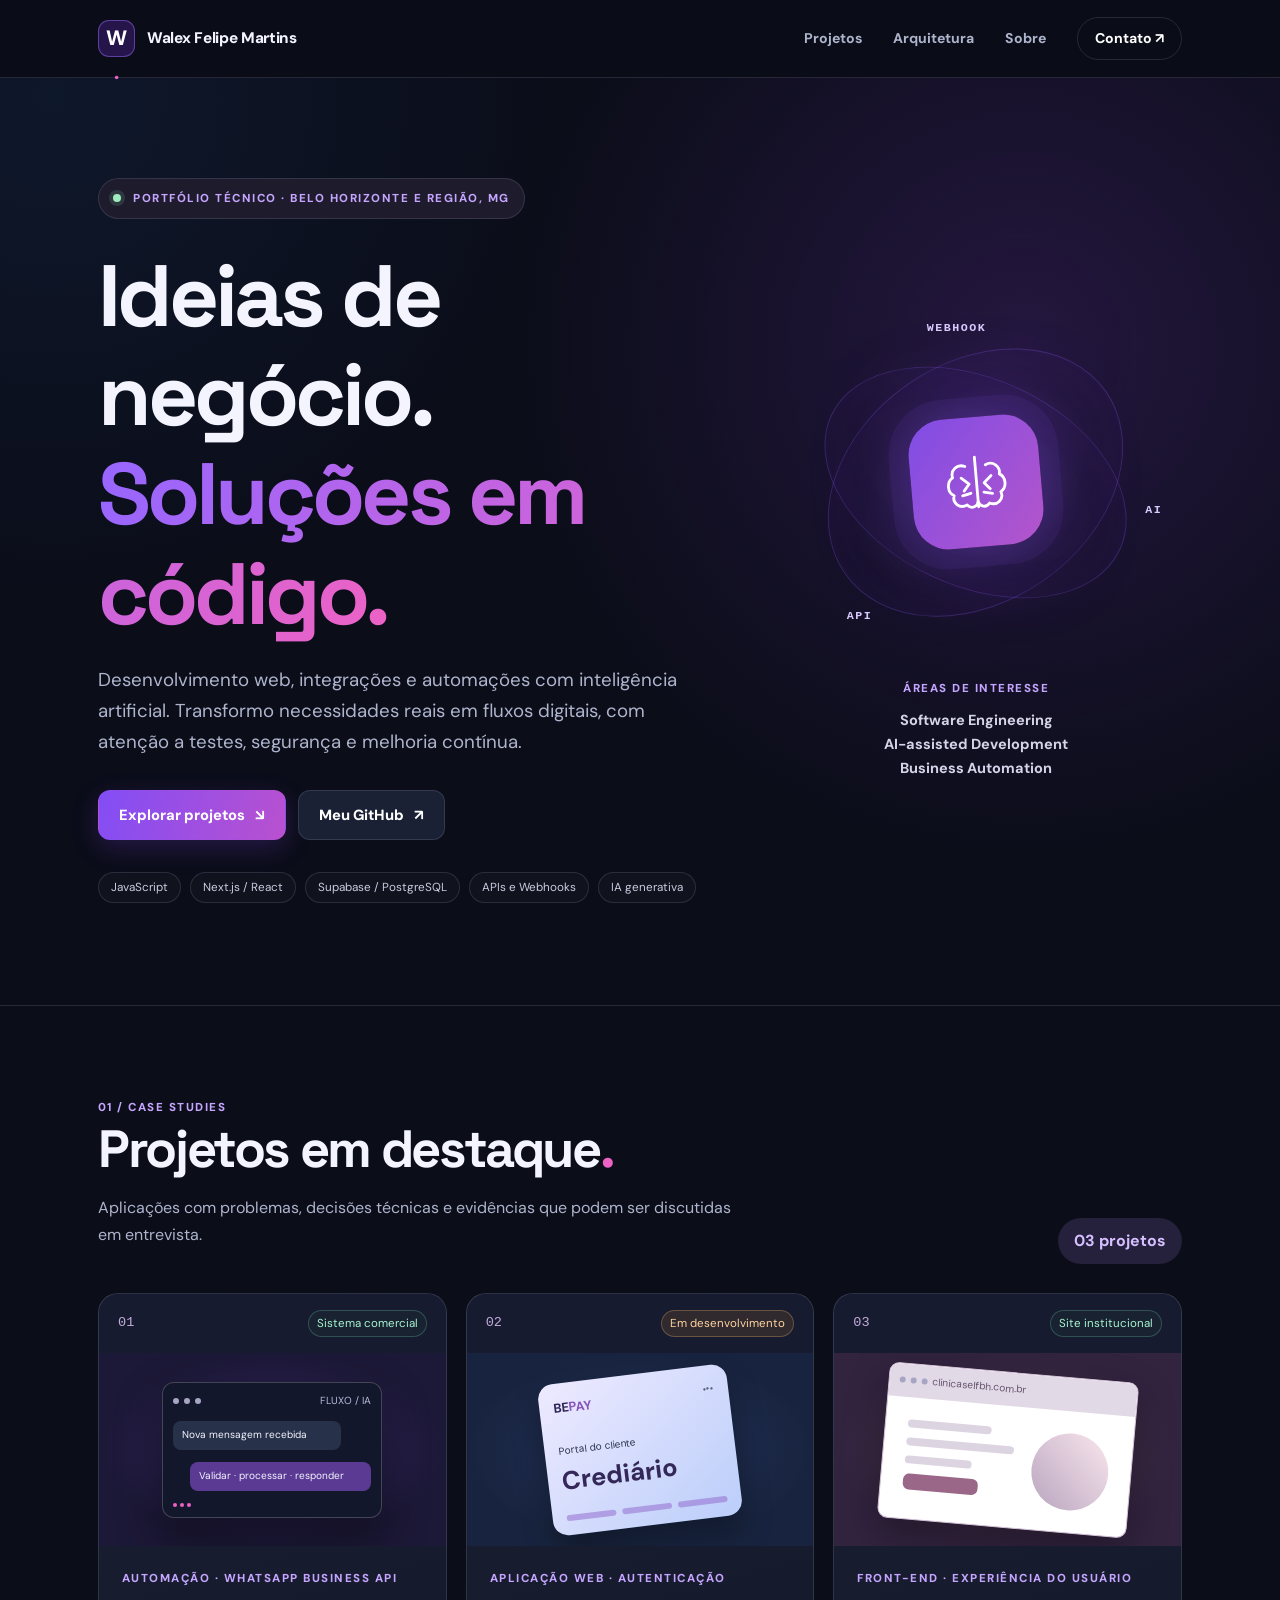
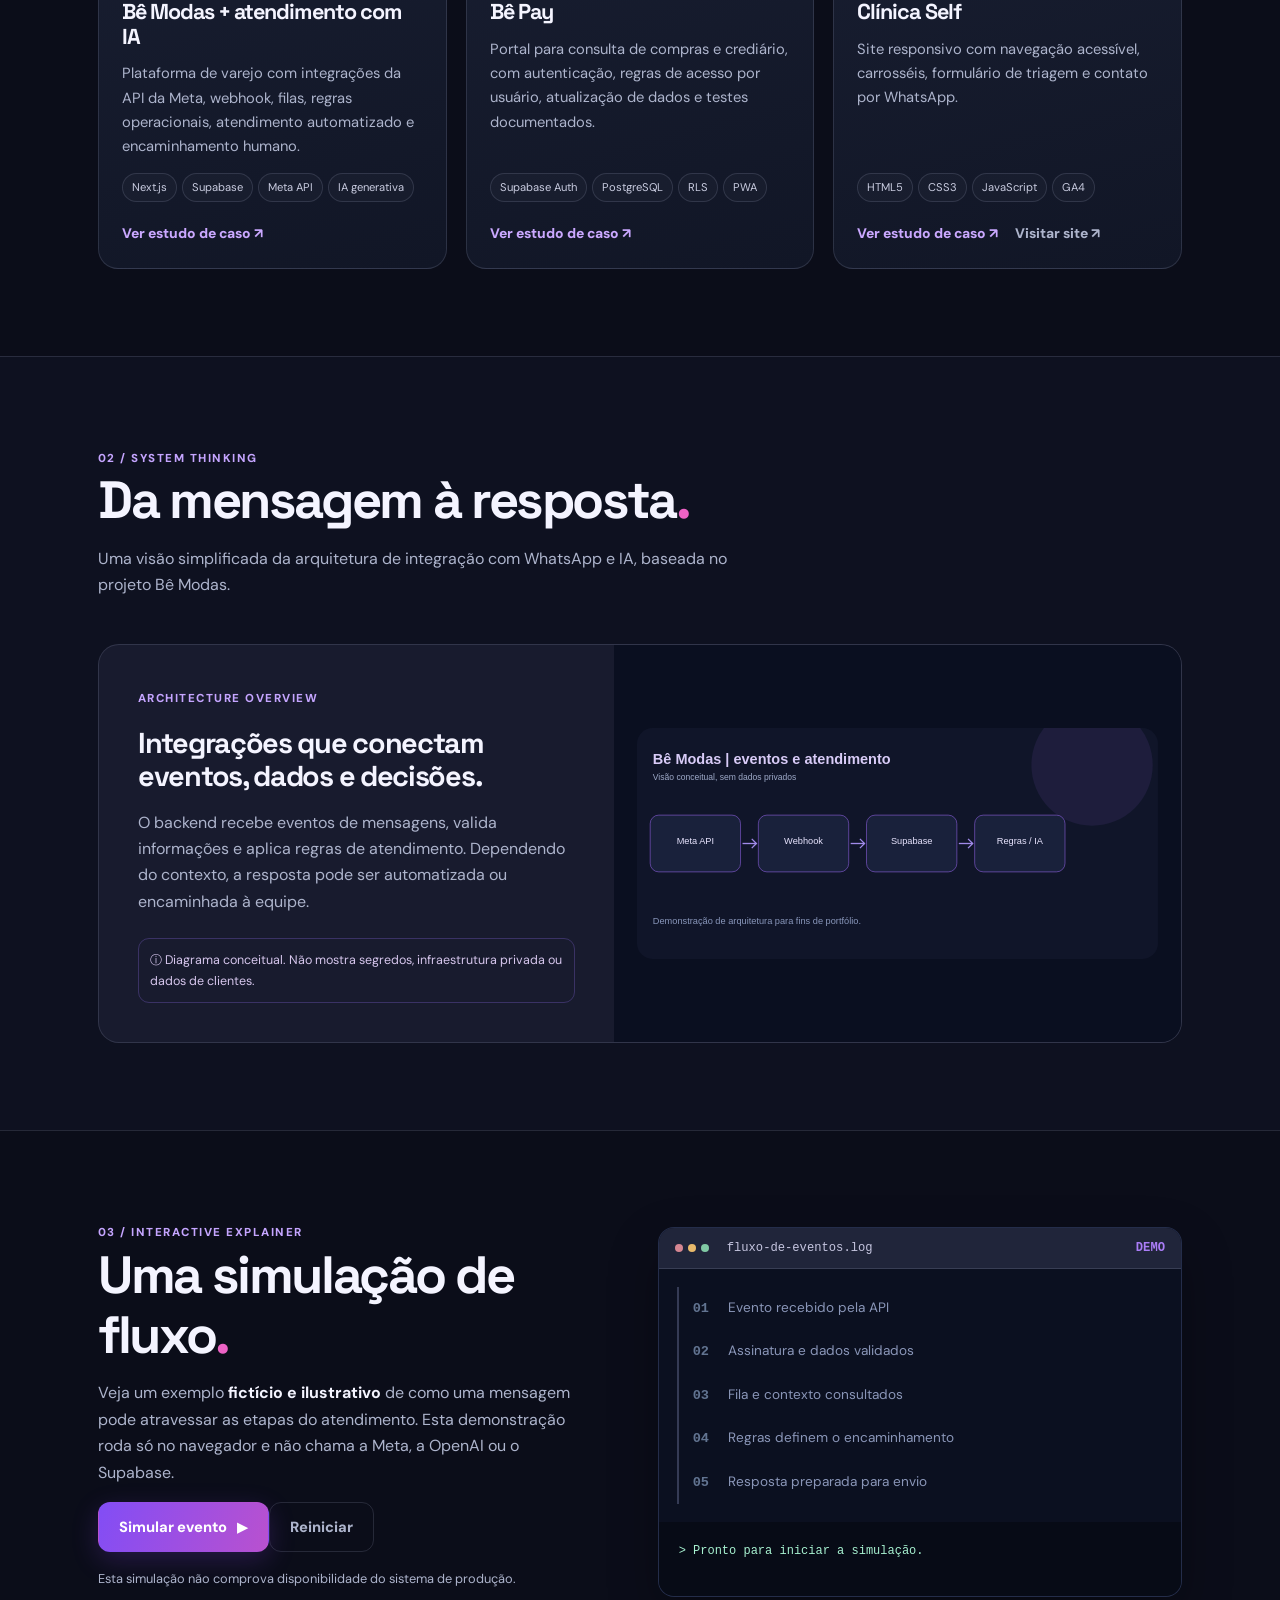
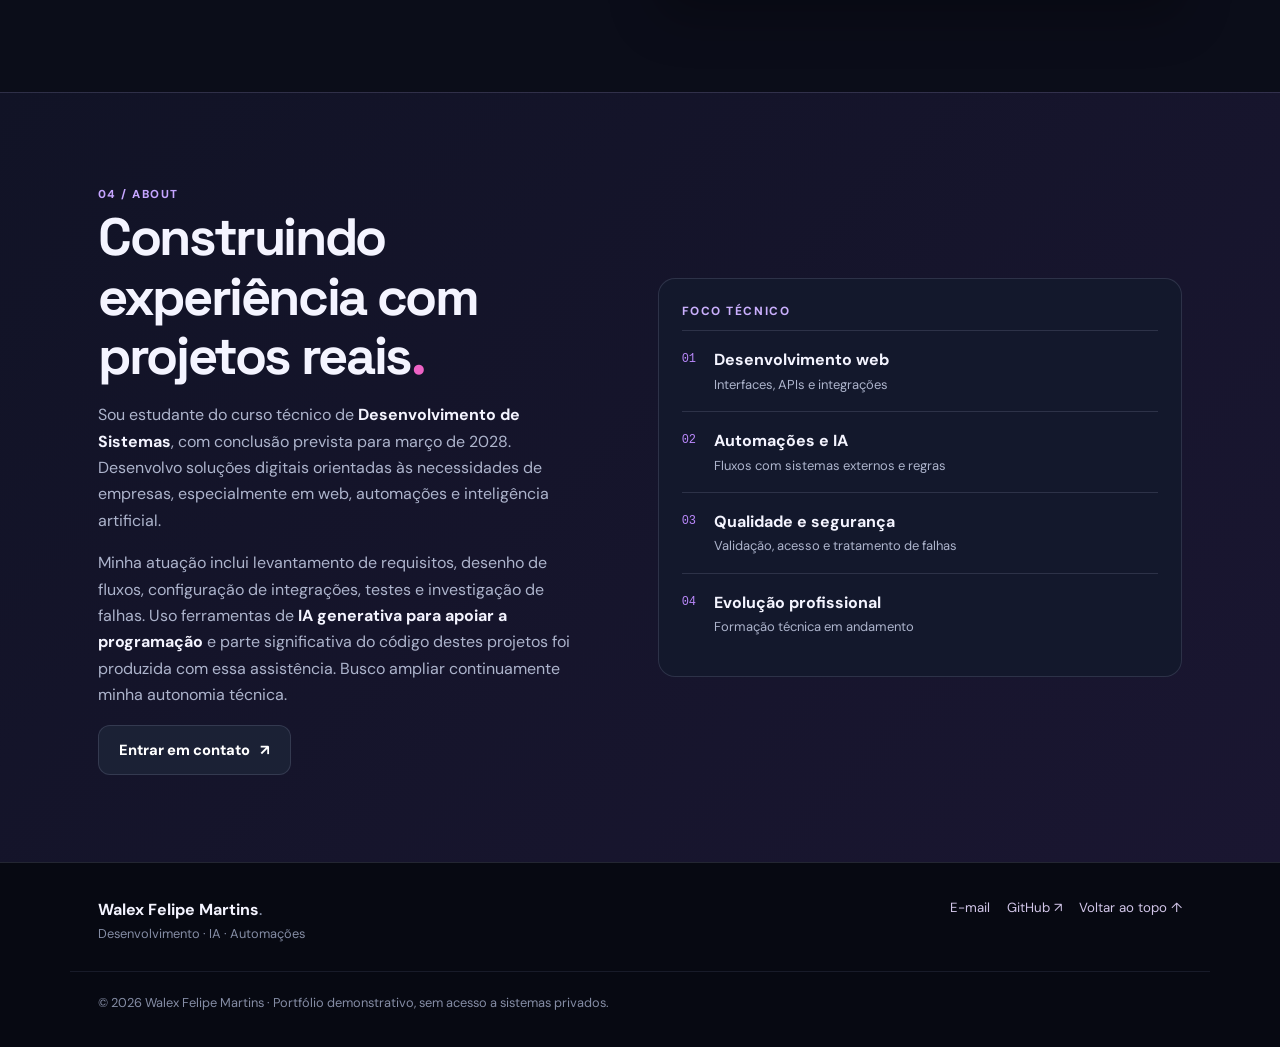
<file: index.html>
<!doctype html>
<html lang="pt-BR">
<head>
  <meta charset="utf-8">
  <meta name="viewport" content="width=device-width,initial-scale=1">
  <meta name="theme-color" content="#10142a">
  <meta name="description" content="Portfólio técnico de Walex Felipe Martins: desenvolvimento web, automações de negócios, APIs, WhatsApp e projetos assistidos por IA generativa.">
  <meta property="og:title" content="Walex Felipe Martins | Software, IA e Automações">
  <meta property="og:description" content="Projetos reais, arquitetura, validações e desenvolvimento com IA generativa.">
  <title>Walex Felipe Martins | Desenvolvimento, IA e Automações</title>
  <link rel="icon" href="assets/favicon.svg" type="image/svg+xml">
  <link rel="stylesheet" href="styles.css">
  <script src="app.js" defer></script>
</head>
<body>
  <a href="#conteudo" class="skip-link">Pular para o conteúdo</a>
  <header class="topbar">
    <div class="container nav-wrap">
      <a class="brand" href="#inicio" aria-label="Início de Walex Felipe Martins"><span class="brand-mark">W<span>.</span></span><span class="brand-name">Walex Felipe Martins</span></a>
      <button class="mobile-nav-toggle" type="button" aria-expanded="false" aria-controls="site-nav" aria-label="Abrir menu"><span></span><span></span><span></span></button>
      <nav id="site-nav" class="site-nav" aria-label="Navegação principal"><a href="#projetos">Projetos</a><a href="#arquitetura">Arquitetura</a><a href="#sobre">Sobre</a><a class="nav-contact" href="mailto:walexfmartins@gmail.com">Contato <span aria-hidden="true">↗</span></a></nav>
    </div>
  </header>
  <main id="conteudo">
    <section class="hero" id="inicio"><div class="container hero-grid">
      <div class="hero-main">
        <div class="eyebrow"><span class="status-dot"></span> Portfólio técnico · Belo Horizonte e região, MG</div>
        <h1>Ideias de negócio.<br><span class="gradient-word">Soluções em código.</span></h1>
        <p class="hero-lede">Desenvolvimento web, integrações e automações com inteligência artificial. Transformo necessidades reais em fluxos digitais, com atenção a testes, segurança e melhoria contínua.</p>
        <div class="hero-actions"><a class="btn primary" href="#projetos">Explorar projetos <span aria-hidden="true">↘</span></a><a class="btn secondary" href="https://github.com/walexmartins" target="_blank" rel="noopener noreferrer">Meu GitHub <span aria-hidden="true">↗</span></a></div>
        <div class="hero-tags" aria-label="Tecnologias"><span>JavaScript</span><span>Next.js / React</span><span>Supabase / PostgreSQL</span><span>APIs e Webhooks</span><span>IA generativa</span></div>
      </div>
      <aside class="hero-side" aria-label="Resumo da área de atuação"><div class="orbit-wrap"><div class="orbit orbit-one"></div><div class="orbit orbit-two"></div><div class="orbit-core"><svg viewBox="0 0 80 80" role="img" aria-label="Ícone ilustrativo de circuitos de inteligência artificial" xmlns="http://www.w3.org/2000/svg"><g fill="none" stroke="currentColor" stroke-width="3" stroke-linecap="round" stroke-linejoin="round"><path d="M40 13v53M29 22c-8-4-16 3-14 11-7 4-7 15 0 19-3 8 5 15 13 11 5 6 12 2 12-4M51 22c8-4 16 3 14 11 7 4 7 15 0 19 3 8-5 15-13 11-5 6-12 2-12-4"/><path d="M24 34l8 7-6 7M56 34l-8 7 6 7M24 53l9-2M56 53l-9-2"/></g></svg></div><span class="orbit-label label-top">WEBHOOK</span><span class="orbit-label label-right">AI</span><span class="orbit-label label-bottom">API</span></div><div class="hero-side-caption"><span class="small-label">ÁREAS DE INTERESSE</span><p>Software Engineering<br>AI-assisted Development<br>Business Automation</p></div></aside>
    </div></section>

    <section id="projetos" class="section projects-section"><div class="container">
      <div class="section-heading"><div><span class="overline">01 / CASE STUDIES</span><h2>Projetos em destaque<span class="accent-dot">.</span></h2><p>Aplicações com problemas, decisões técnicas e evidências que podem ser discutidas em entrevista.</p></div><span class="section-counter">03 projetos</span></div>
      <div class="project-grid">
        <article class="project-card feature-card"><div class="project-top"><span class="project-number">01</span><span class="project-status">Sistema comercial</span></div><div class="project-art art-purple" aria-hidden="true"><div class="mini-chat"><div class="mini-chat-top"><i></i><i></i><i></i><span>FLUXO / IA</span></div><div class="chat-bubble incoming">Nova mensagem recebida</div><div class="chat-bubble outgoing">Validar · processar · responder</div><div class="mini-dots"><i></i><i></i><i></i></div></div></div><div class="project-copy"><div class="project-kicker">AUTOMAÇÃO · WHATSAPP BUSINESS API</div><h3>Bê Modas + atendimento com IA</h3><p>Plataforma de varejo com integrações da API da Meta, webhook, filas, regras operacionais, atendimento automatizado e encaminhamento humano.</p><div class="card-tags"><span>Next.js</span><span>Supabase</span><span>Meta API</span><span>IA generativa</span></div><a class="text-link" href="projetos/be-modas.html">Ver estudo de caso <span aria-hidden="true">↗</span></a></div></article>
        <article class="project-card"><div class="project-top"><span class="project-number">02</span><span class="project-status status-dev">Em desenvolvimento</span></div><div class="project-art art-blue" aria-hidden="true"><div class="fake-app"><div class="fake-app-top"><b>BE<span>PAY</span></b><span>•••</span></div><div class="fake-app-amount"><small>Portal do cliente</small><strong>Crediário</strong></div><div class="fake-app-bars"><i></i><i></i><i></i></div></div></div><div class="project-copy"><div class="project-kicker">APLICAÇÃO WEB · AUTENTICAÇÃO</div><h3>Bê Pay</h3><p>Portal para consulta de compras e crediário, com autenticação, regras de acesso por usuário, atualização de dados e testes documentados.</p><div class="card-tags"><span>Supabase Auth</span><span>PostgreSQL</span><span>RLS</span><span>PWA</span></div><a class="text-link" href="projetos/be-pay.html">Ver estudo de caso <span aria-hidden="true">↗</span></a></div></article>
        <article class="project-card"><div class="project-top"><span class="project-number">03</span><span class="project-status">Site institucional</span></div><div class="project-art art-warm" aria-hidden="true"><div class="browser-card"><div class="browser-bar"><i></i><i></i><i></i><span>clinicaselfbh.com.br</span></div><div class="browser-content"><div class="browser-lines"><i></i><i></i><i></i><div class="browser-button"></div></div><div class="browser-circle"></div></div></div></div><div class="project-copy"><div class="project-kicker">FRONT-END · EXPERIÊNCIA DO USUÁRIO</div><h3>Clínica Self</h3><p>Site responsivo com navegação acessível, carrosséis, formulário de triagem e contato por WhatsApp.</p><div class="card-tags"><span>HTML5</span><span>CSS3</span><span>JavaScript</span><span>GA4</span></div><div class="project-links"><a class="text-link" href="projetos/clinica-self.html">Ver estudo de caso <span aria-hidden="true">↗</span></a><a class="text-link muted-link" href="https://clinicaselfbh.com.br" target="_blank" rel="noopener noreferrer">Visitar site <span aria-hidden="true">↗</span></a></div></div></article>
      </div>
    </div></section>

    <section id="arquitetura" class="section architecture-section"><div class="container"><div class="section-heading"><div><span class="overline">02 / SYSTEM THINKING</span><h2>Da mensagem à resposta<span class="accent-dot">.</span></h2><p>Uma visão simplificada da arquitetura de integração com WhatsApp e IA, baseada no projeto Bê Modas.</p></div></div>
      <div class="architecture-panel"><div class="arch-text"><span class="code-label">ARCHITECTURE OVERVIEW</span><h3>Integrações que conectam eventos, dados e decisões.</h3><p>O backend recebe eventos de mensagens, valida informações e aplica regras de atendimento. Dependendo do contexto, a resposta pode ser automatizada ou encaminhada à equipe.</p><div class="arch-notice"><span aria-hidden="true">ⓘ</span> Diagrama conceitual. Não mostra segredos, infraestrutura privada ou dados de clientes.</div></div><div class="arch-img"><img src="assets/fluxo-whatsapp.svg" width="790" height="520" alt="Fluxograma: Meta envia eventos ao webhook, que valida e consulta regras no Supabase antes de seguir para automação com IA ou atendimento humano."></div></div>
    </div></section>

    <section class="section demo-section" id="demo"><div class="container demo-grid"><div><span class="overline">03 / INTERACTIVE EXPLAINER</span><h2>Uma simulação de fluxo<span class="accent-dot">.</span></h2><p>Veja um exemplo <strong>fictício e ilustrativo</strong> de como uma mensagem pode atravessar as etapas do atendimento. Esta demonstração roda só no navegador e não chama a Meta, a OpenAI ou o Supabase.</p><button id="simulate" type="button" class="btn primary">Simular evento <span aria-hidden="true">▶</span></button><button id="reset-sim" type="button" class="btn ghost">Reiniciar</button><p class="demo-disclaimer">Esta simulação não comprova disponibilidade do sistema de produção.</p></div><div class="simulation" role="region" aria-label="Simulador conceitual de processamento"><div class="terminal-top"><span class="terminal-dots"><i></i><i></i><i></i></span><span>fluxo-de-eventos.log</span><span class="terminal-id">DEMO</span></div><ol class="simulation-steps" id="sim-steps"><li><span>01</span> Evento recebido pela API</li><li><span>02</span> Assinatura e dados validados</li><li><span>03</span> Fila e contexto consultados</li><li><span>04</span> Regras definem o encaminhamento</li><li><span>05</span> Resposta preparada para envio</li></ol><div class="terminal-output" aria-live="polite" id="sim-output">&gt; Pronto para iniciar a simulação.</div></div></div></section>

    <section class="section about-section" id="sobre"><div class="container about-grid"><div><span class="overline">04 / ABOUT</span><h2>Construindo experiência com projetos reais<span class="accent-dot">.</span></h2><p>Sou estudante do curso técnico de <strong>Desenvolvimento de Sistemas</strong>, com conclusão prevista para março de 2028. Desenvolvo soluções digitais orientadas às necessidades de empresas, especialmente em web, automações e inteligência artificial.</p><p>Minha atuação inclui levantamento de requisitos, desenho de fluxos, configuração de integrações, testes e investigação de falhas. Uso ferramentas de <strong>IA generativa para apoiar a programação</strong> e parte significativa do código destes projetos foi produzida com essa assistência. Busco ampliar continuamente minha autonomia técnica.</p><a class="btn secondary" href="mailto:walexfmartins@gmail.com?subject=Contato%20-%20Portf%C3%B3lio%20Walex">Entrar em contato <span aria-hidden="true">↗</span></a></div><div class="about-side"><div class="focus-head">FOCO TÉCNICO</div><div class="focus-row"><span>01</span><div><strong>Desenvolvimento web</strong><small>Interfaces, APIs e integrações</small></div></div><div class="focus-row"><span>02</span><div><strong>Automações e IA</strong><small>Fluxos com sistemas externos e regras</small></div></div><div class="focus-row"><span>03</span><div><strong>Qualidade e segurança</strong><small>Validação, acesso e tratamento de falhas</small></div></div><div class="focus-row"><span>04</span><div><strong>Evolução profissional</strong><small>Formação técnica em andamento</small></div></div></div></div></section>
  </main>
  <footer class="footer"><div class="container footer-flex"><div><strong>Walex Felipe Martins<span class="accent-dot">.</span></strong><span>Desenvolvimento · IA · Automações</span></div><div class="footer-links"><a href="mailto:walexfmartins@gmail.com">E-mail</a><a href="https://github.com/walexmartins" target="_blank" rel="noopener noreferrer">GitHub ↗</a><a href="#inicio">Voltar ao topo ↑</a></div></div><div class="container footer-fine">© <span id="year">2026</span> Walex Felipe Martins · Portfólio demonstrativo, sem acesso a sistemas privados.</div></footer>
</body>
</html>
</file>
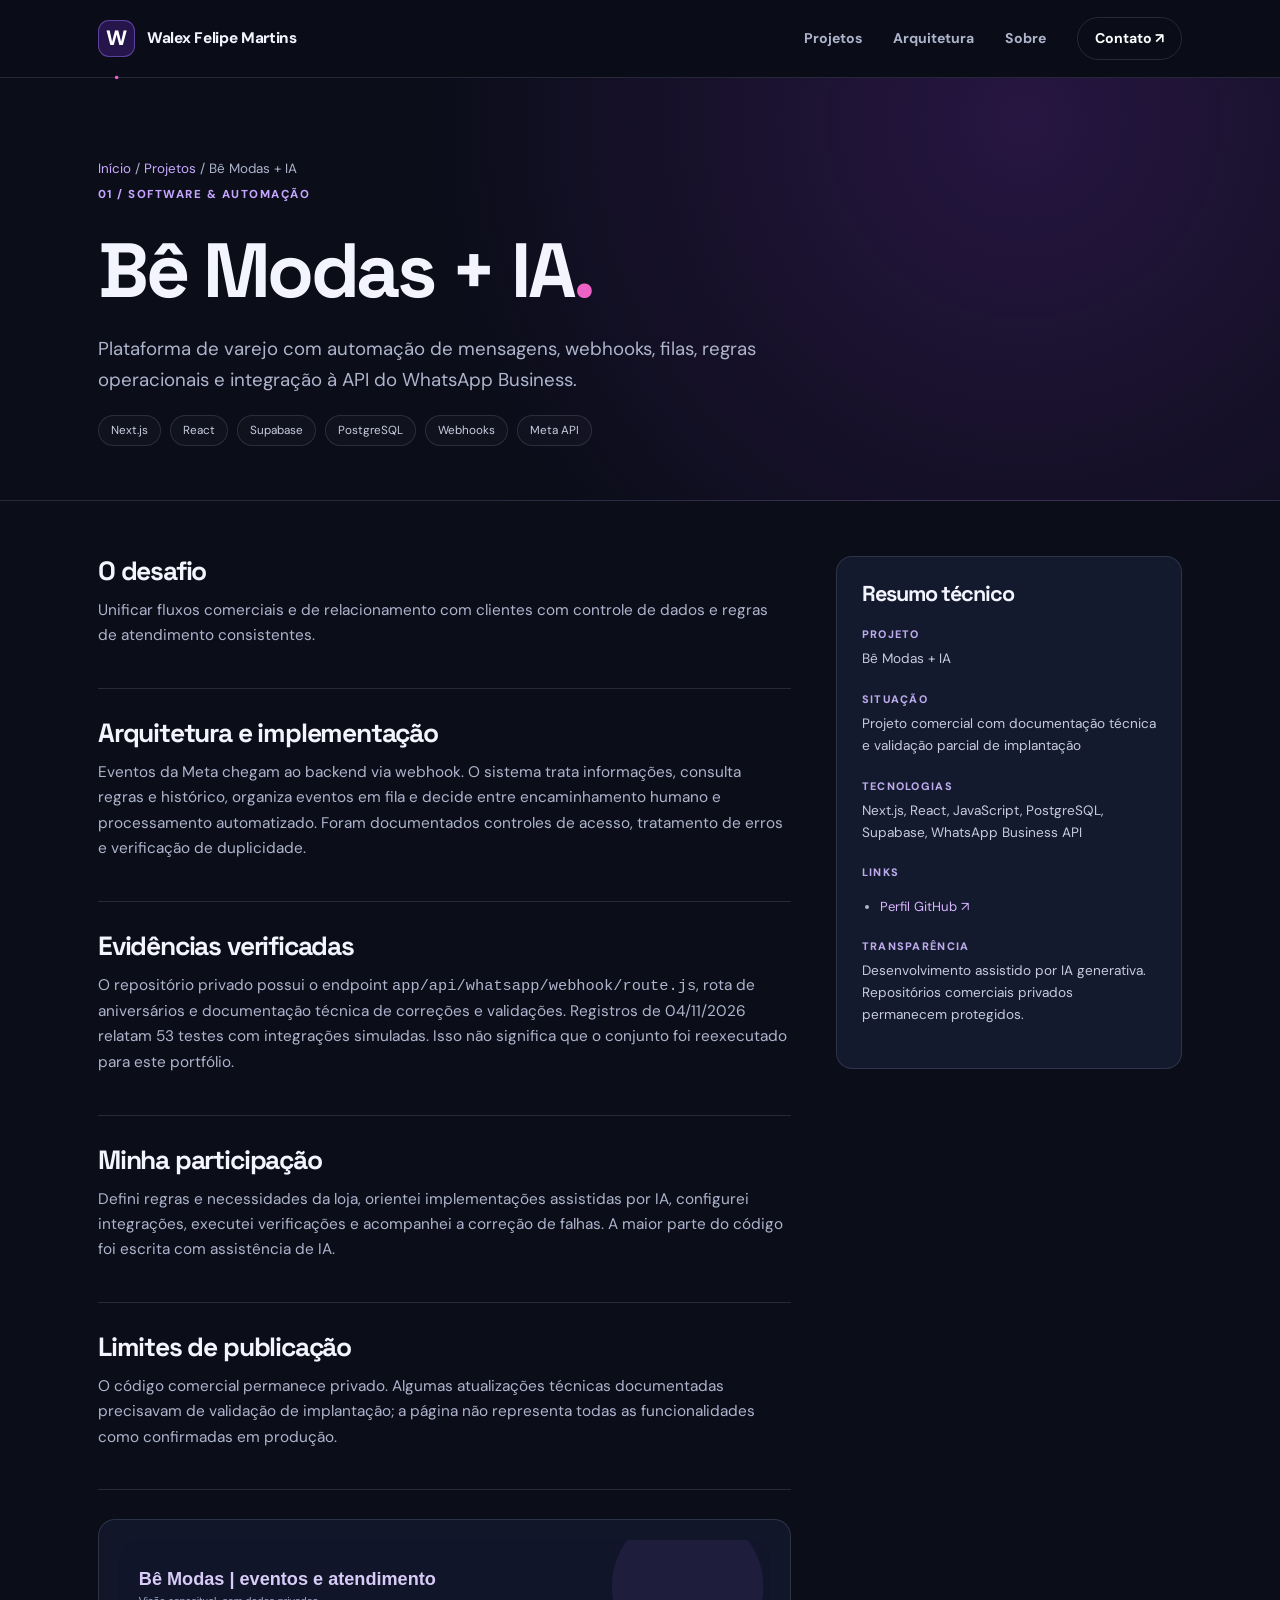
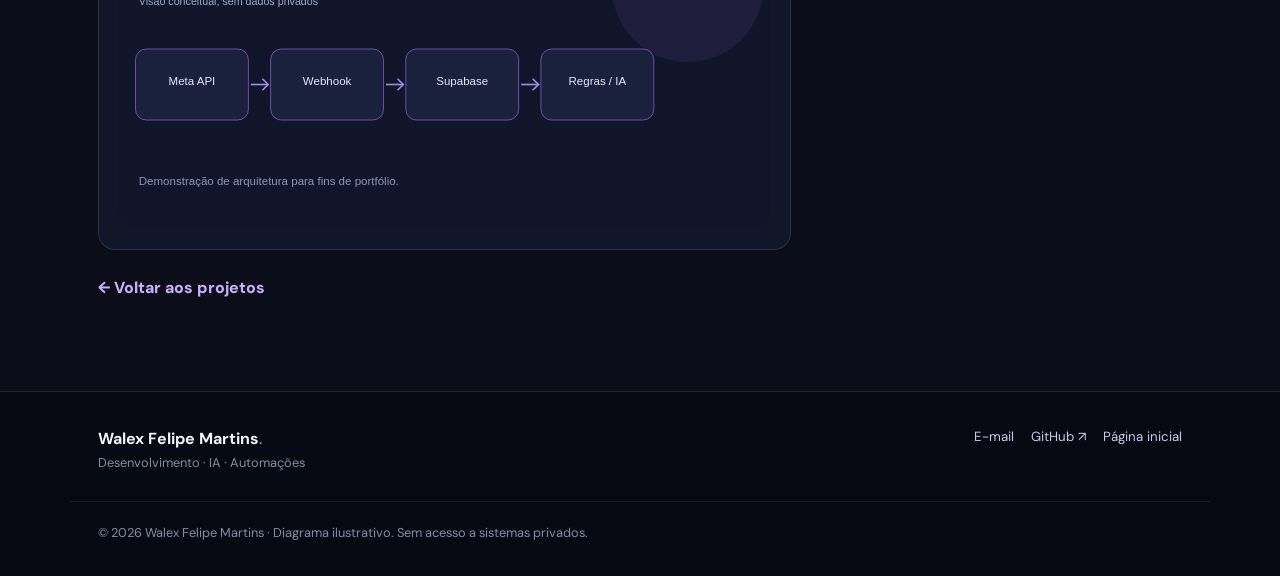
<file: projetos/be-modas.html>
<!doctype html>
<html lang="pt-BR"><head><meta charset="utf-8"><meta name="viewport" content="width=device-width,initial-scale=1"><meta name="theme-color" content="#0b0d19"><meta name="description" content="Estudo de caso técnico Bê Modas + IA no portfólio de Walex Felipe Martins."><title>Bê Modas + IA | Walex Felipe Martins</title><link rel="icon" href="../assets/favicon.svg" type="image/svg+xml"><link rel="stylesheet" href="../styles.css"><script src="../app.js" defer></script></head>
<body><a href="#conteudo" class="skip-link">Pular para o conteúdo</a>
<header class="topbar"><div class="container nav-wrap"><a class="brand" href="../index.html"><span class="brand-mark">W<span>.</span></span><span class="brand-name">Walex Felipe Martins</span></a><button class="mobile-nav-toggle" type="button" aria-expanded="false" aria-controls="site-nav" aria-label="Abrir menu"><span></span><span></span><span></span></button><nav id="site-nav" class="site-nav" aria-label="Navegação principal"><a href="../index.html#projetos">Projetos</a><a href="../index.html#arquitetura">Arquitetura</a><a href="../index.html#sobre">Sobre</a><a class="nav-contact" href="mailto:walexfmartins@gmail.com">Contato ↗</a></nav></div></header>
<main id="conteudo"><section class="case-header"><div class="container"><div class="breadcrumb"><a href="../index.html">Início</a> / <a href="../index.html#projetos">Projetos</a> / Bê Modas + IA</div><span class="overline">01 / SOFTWARE &amp; AUTOMAÇÃO</span><h1>Bê Modas + IA<span class="accent-dot">.</span></h1><p class="case-lede">Plataforma de varejo com automação de mensagens, webhooks, filas, regras operacionais e integração à API do WhatsApp Business.</p><div class="hero-tags"><span>Next.js</span><span>React</span><span>Supabase</span><span>PostgreSQL</span><span>Webhooks</span><span>Meta API</span></div></div></section>
<section class="case-body"><div class="container case-layout"><article class="case-content"><section><h2>O desafio</h2><p>Unificar fluxos comerciais e de relacionamento com clientes com controle de dados e regras de atendimento consistentes.</p></section><section><h2>Arquitetura e implementação</h2><p>Eventos da Meta chegam ao backend via webhook. O sistema trata informações, consulta regras e histórico, organiza eventos em fila e decide entre encaminhamento humano e processamento automatizado. Foram documentados controles de acesso, tratamento de erros e verificação de duplicidade.</p></section><section><h2>Evidências verificadas</h2><p>O repositório privado possui o endpoint <code>app/api/whatsapp/webhook/route.js</code>, rota de aniversários e documentação técnica de correções e validações. Registros de 04/11/2026 relatam 53 testes com integrações simuladas. Isso não significa que o conjunto foi reexecutado para este portfólio.</p></section><section><h2>Minha participação</h2><p>Defini regras e necessidades da loja, orientei implementações assistidas por IA, configurei integrações, executei verificações e acompanhei a correção de falhas. A maior parte do código foi escrita com assistência de IA.</p></section><section><h2>Limites de publicação</h2><p>O código comercial permanece privado. Algumas atualizações técnicas documentadas precisavam de validação de implantação; a página não representa todas as funcionalidades como confirmadas em produção.</p></section><div class="case-illustration"><img src="../assets/fluxo-whatsapp.svg" width="790" alt="Diagrama conceitual ilustrativo dos componentes do projeto Bê Modas + IA"></div><a class="case-back" href="../index.html#projetos">← Voltar aos projetos</a></article><aside class="case-aside"><h3>Resumo técnico</h3><dl><dt>PROJETO</dt><dd>Bê Modas + IA</dd><dt>SITUAÇÃO</dt><dd>Projeto comercial com documentação técnica e validação parcial de implantação</dd><dt>TECNOLOGIAS</dt><dd>Next.js, React, JavaScript, PostgreSQL, Supabase, WhatsApp Business API</dd><dt>LINKS</dt><dd><ul><li><a href="https://github.com/walexmartins" target="_blank" rel="noopener noreferrer">Perfil GitHub ↗</a></li></ul></dd><dt>TRANSPARÊNCIA</dt><dd>Desenvolvimento assistido por IA generativa. Repositórios comerciais privados permanecem protegidos.</dd></dl></aside></div></section></main>
<footer class="footer"><div class="container footer-flex"><div><strong>Walex Felipe Martins<span class="accent-dot">.</span></strong><span>Desenvolvimento · IA · Automações</span></div><div class="footer-links"><a href="mailto:walexfmartins@gmail.com">E-mail</a><a href="https://github.com/walexmartins" target="_blank" rel="noopener noreferrer">GitHub ↗</a><a href="../index.html">Página inicial</a></div></div><div class="container footer-fine">© 2026 Walex Felipe Martins · Diagrama ilustrativo. Sem acesso a sistemas privados.</div></footer></body></html>
</file>
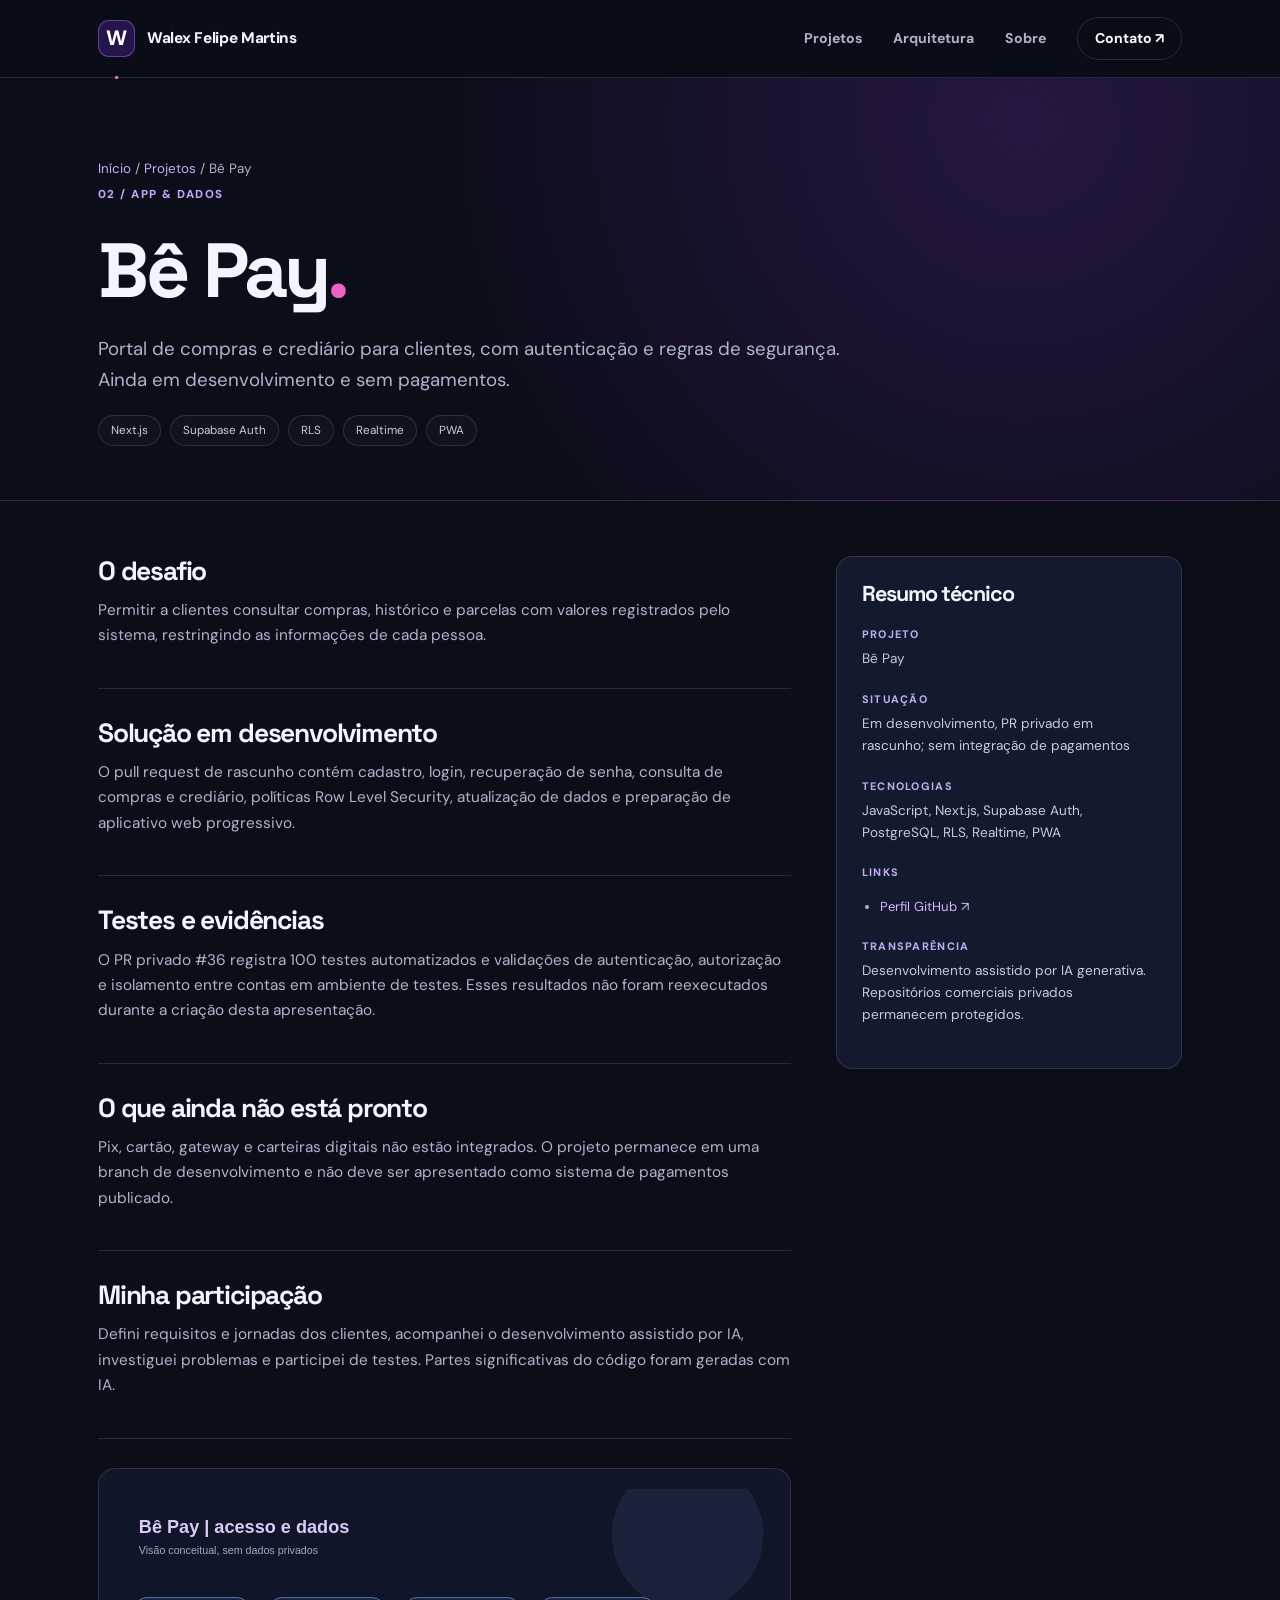
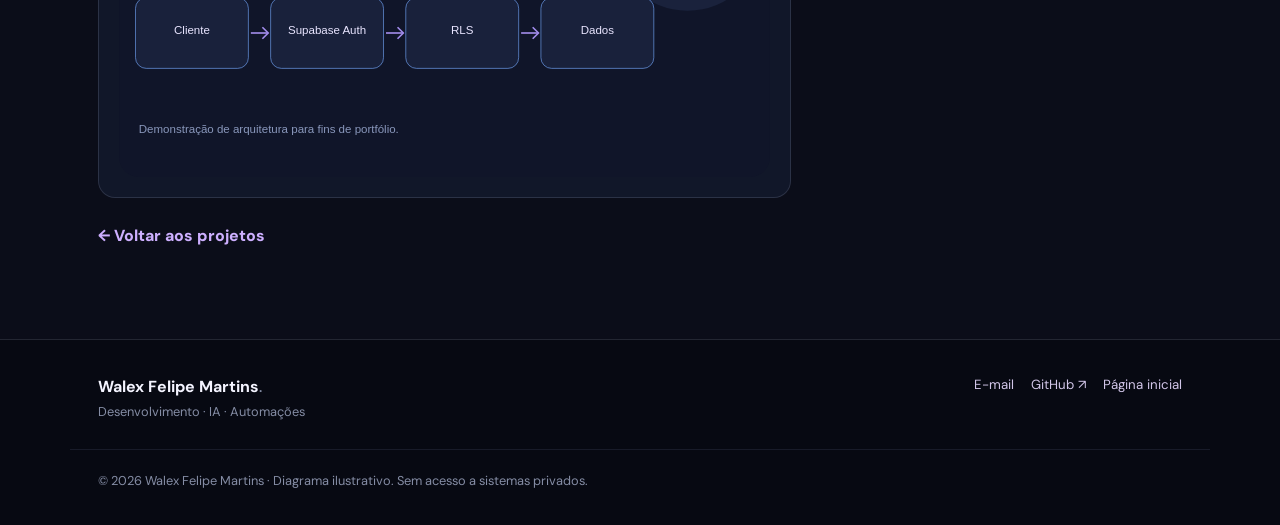
<file: projetos/be-pay.html>
<!doctype html>
<html lang="pt-BR"><head><meta charset="utf-8"><meta name="viewport" content="width=device-width,initial-scale=1"><meta name="theme-color" content="#0b0d19"><meta name="description" content="Estudo de caso técnico Bê Pay no portfólio de Walex Felipe Martins."><title>Bê Pay | Walex Felipe Martins</title><link rel="icon" href="../assets/favicon.svg" type="image/svg+xml"><link rel="stylesheet" href="../styles.css"><script src="../app.js" defer></script></head>
<body><a href="#conteudo" class="skip-link">Pular para o conteúdo</a>
<header class="topbar"><div class="container nav-wrap"><a class="brand" href="../index.html"><span class="brand-mark">W<span>.</span></span><span class="brand-name">Walex Felipe Martins</span></a><button class="mobile-nav-toggle" type="button" aria-expanded="false" aria-controls="site-nav" aria-label="Abrir menu"><span></span><span></span><span></span></button><nav id="site-nav" class="site-nav" aria-label="Navegação principal"><a href="../index.html#projetos">Projetos</a><a href="../index.html#arquitetura">Arquitetura</a><a href="../index.html#sobre">Sobre</a><a class="nav-contact" href="mailto:walexfmartins@gmail.com">Contato ↗</a></nav></div></header>
<main id="conteudo"><section class="case-header"><div class="container"><div class="breadcrumb"><a href="../index.html">Início</a> / <a href="../index.html#projetos">Projetos</a> / Bê Pay</div><span class="overline">02 / APP &amp; DADOS</span><h1>Bê Pay<span class="accent-dot">.</span></h1><p class="case-lede">Portal de compras e crediário para clientes, com autenticação e regras de segurança. Ainda em desenvolvimento e sem pagamentos.</p><div class="hero-tags"><span>Next.js</span><span>Supabase Auth</span><span>RLS</span><span>Realtime</span><span>PWA</span></div></div></section>
<section class="case-body"><div class="container case-layout"><article class="case-content"><section><h2>O desafio</h2><p>Permitir a clientes consultar compras, histórico e parcelas com valores registrados pelo sistema, restringindo as informações de cada pessoa.</p></section><section><h2>Solução em desenvolvimento</h2><p>O pull request de rascunho contém cadastro, login, recuperação de senha, consulta de compras e crediário, políticas Row Level Security, atualização de dados e preparação de aplicativo web progressivo.</p></section><section><h2>Testes e evidências</h2><p>O PR privado #36 registra 100 testes automatizados e validações de autenticação, autorização e isolamento entre contas em ambiente de testes. Esses resultados não foram reexecutados durante a criação desta apresentação.</p></section><section><h2>O que ainda não está pronto</h2><p>Pix, cartão, gateway e carteiras digitais não estão integrados. O projeto permanece em uma branch de desenvolvimento e não deve ser apresentado como sistema de pagamentos publicado.</p></section><section><h2>Minha participação</h2><p>Defini requisitos e jornadas dos clientes, acompanhei o desenvolvimento assistido por IA, investiguei problemas e participei de testes. Partes significativas do código foram geradas com IA.</p></section><div class="case-illustration"><img src="../assets/fluxo-be-pay.svg" width="790" alt="Diagrama conceitual ilustrativo dos componentes do projeto Bê Pay"></div><a class="case-back" href="../index.html#projetos">← Voltar aos projetos</a></article><aside class="case-aside"><h3>Resumo técnico</h3><dl><dt>PROJETO</dt><dd>Bê Pay</dd><dt>SITUAÇÃO</dt><dd>Em desenvolvimento, PR privado em rascunho; sem integração de pagamentos</dd><dt>TECNOLOGIAS</dt><dd>JavaScript, Next.js, Supabase Auth, PostgreSQL, RLS, Realtime, PWA</dd><dt>LINKS</dt><dd><ul><li><a href="https://github.com/walexmartins" target="_blank" rel="noopener noreferrer">Perfil GitHub ↗</a></li></ul></dd><dt>TRANSPARÊNCIA</dt><dd>Desenvolvimento assistido por IA generativa. Repositórios comerciais privados permanecem protegidos.</dd></dl></aside></div></section></main>
<footer class="footer"><div class="container footer-flex"><div><strong>Walex Felipe Martins<span class="accent-dot">.</span></strong><span>Desenvolvimento · IA · Automações</span></div><div class="footer-links"><a href="mailto:walexfmartins@gmail.com">E-mail</a><a href="https://github.com/walexmartins" target="_blank" rel="noopener noreferrer">GitHub ↗</a><a href="../index.html">Página inicial</a></div></div><div class="container footer-fine">© 2026 Walex Felipe Martins · Diagrama ilustrativo. Sem acesso a sistemas privados.</div></footer></body></html>
</file>
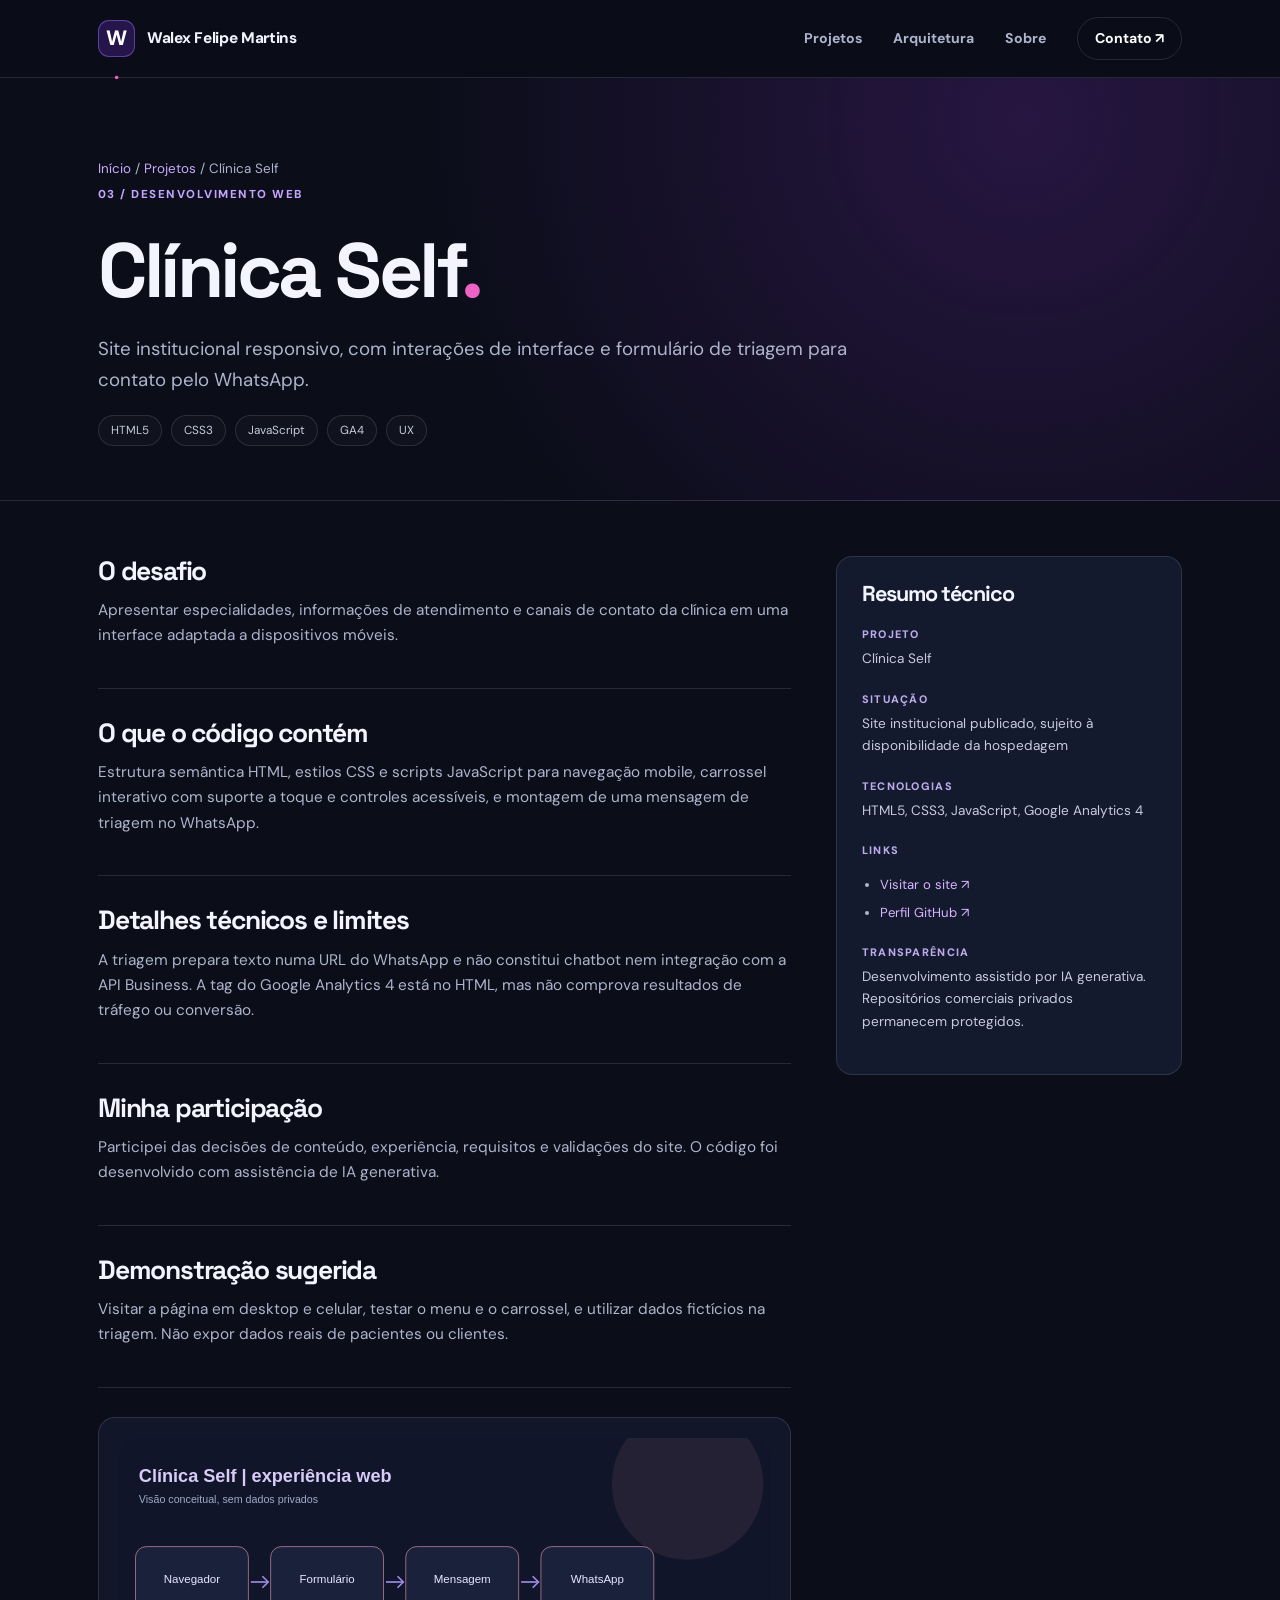
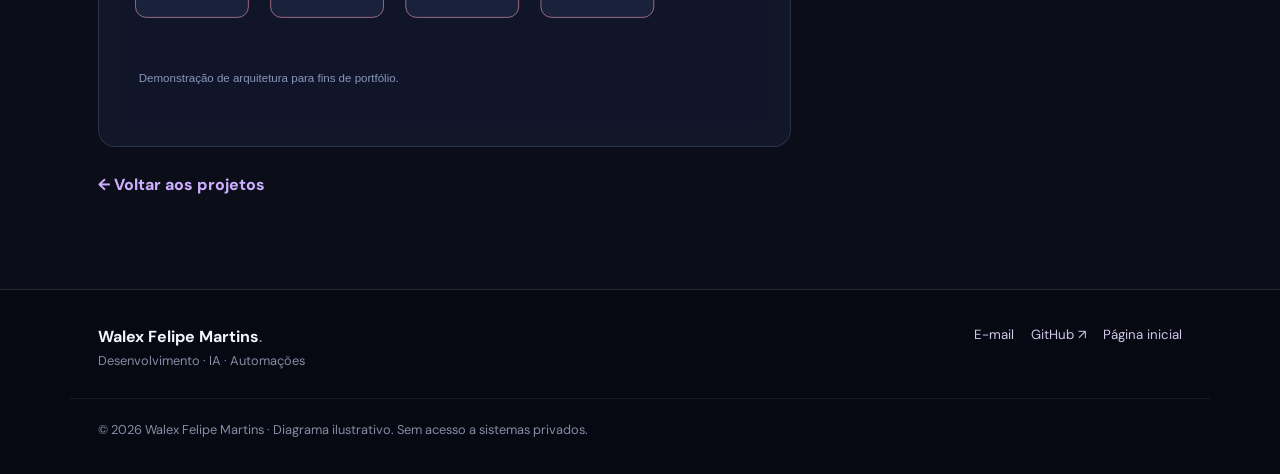
<file: projetos/clinica-self.html>
<!doctype html>
<html lang="pt-BR"><head><meta charset="utf-8"><meta name="viewport" content="width=device-width,initial-scale=1"><meta name="theme-color" content="#0b0d19"><meta name="description" content="Estudo de caso técnico Clínica Self no portfólio de Walex Felipe Martins."><title>Clínica Self | Walex Felipe Martins</title><link rel="icon" href="../assets/favicon.svg" type="image/svg+xml"><link rel="stylesheet" href="../styles.css"><script src="../app.js" defer></script></head>
<body><a href="#conteudo" class="skip-link">Pular para o conteúdo</a>
<header class="topbar"><div class="container nav-wrap"><a class="brand" href="../index.html"><span class="brand-mark">W<span>.</span></span><span class="brand-name">Walex Felipe Martins</span></a><button class="mobile-nav-toggle" type="button" aria-expanded="false" aria-controls="site-nav" aria-label="Abrir menu"><span></span><span></span><span></span></button><nav id="site-nav" class="site-nav" aria-label="Navegação principal"><a href="../index.html#projetos">Projetos</a><a href="../index.html#arquitetura">Arquitetura</a><a href="../index.html#sobre">Sobre</a><a class="nav-contact" href="mailto:walexfmartins@gmail.com">Contato ↗</a></nav></div></header>
<main id="conteudo"><section class="case-header"><div class="container"><div class="breadcrumb"><a href="../index.html">Início</a> / <a href="../index.html#projetos">Projetos</a> / Clínica Self</div><span class="overline">03 / DESENVOLVIMENTO WEB</span><h1>Clínica Self<span class="accent-dot">.</span></h1><p class="case-lede">Site institucional responsivo, com interações de interface e formulário de triagem para contato pelo WhatsApp.</p><div class="hero-tags"><span>HTML5</span><span>CSS3</span><span>JavaScript</span><span>GA4</span><span>UX</span></div></div></section>
<section class="case-body"><div class="container case-layout"><article class="case-content"><section><h2>O desafio</h2><p>Apresentar especialidades, informações de atendimento e canais de contato da clínica em uma interface adaptada a dispositivos móveis.</p></section><section><h2>O que o código contém</h2><p>Estrutura semântica HTML, estilos CSS e scripts JavaScript para navegação mobile, carrossel interativo com suporte a toque e controles acessíveis, e montagem de uma mensagem de triagem no WhatsApp.</p></section><section><h2>Detalhes técnicos e limites</h2><p>A triagem prepara texto numa URL do WhatsApp e não constitui chatbot nem integração com a API Business. A tag do Google Analytics 4 está no HTML, mas não comprova resultados de tráfego ou conversão.</p></section><section><h2>Minha participação</h2><p>Participei das decisões de conteúdo, experiência, requisitos e validações do site. O código foi desenvolvido com assistência de IA generativa.</p></section><section><h2>Demonstração sugerida</h2><p>Visitar a página em desktop e celular, testar o menu e o carrossel, e utilizar dados fictícios na triagem. Não expor dados reais de pacientes ou clientes.</p></section><div class="case-illustration"><img src="../assets/fluxo-clinica.svg" width="790" alt="Diagrama conceitual ilustrativo dos componentes do projeto Clínica Self"></div><a class="case-back" href="../index.html#projetos">← Voltar aos projetos</a></article><aside class="case-aside"><h3>Resumo técnico</h3><dl><dt>PROJETO</dt><dd>Clínica Self</dd><dt>SITUAÇÃO</dt><dd>Site institucional publicado, sujeito à disponibilidade da hospedagem</dd><dt>TECNOLOGIAS</dt><dd>HTML5, CSS3, JavaScript, Google Analytics 4</dd><dt>LINKS</dt><dd><ul><li><a href="https://clinicaselfbh.com.br" target="_blank" rel="noopener noreferrer">Visitar o site ↗</a></li><li><a href="https://github.com/walexmartins" target="_blank" rel="noopener noreferrer">Perfil GitHub ↗</a></li></ul></dd><dt>TRANSPARÊNCIA</dt><dd>Desenvolvimento assistido por IA generativa. Repositórios comerciais privados permanecem protegidos.</dd></dl></aside></div></section></main>
<footer class="footer"><div class="container footer-flex"><div><strong>Walex Felipe Martins<span class="accent-dot">.</span></strong><span>Desenvolvimento · IA · Automações</span></div><div class="footer-links"><a href="mailto:walexfmartins@gmail.com">E-mail</a><a href="https://github.com/walexmartins" target="_blank" rel="noopener noreferrer">GitHub ↗</a><a href="../index.html">Página inicial</a></div></div><div class="container footer-fine">© 2026 Walex Felipe Martins · Diagrama ilustrativo. Sem acesso a sistemas privados.</div></footer></body></html>
</file>
<file: styles.css>
@import url('https://fonts.googleapis.com/css2?family=DM+Sans:wght@400;500;600;700;800&family=Space+Grotesk:wght@400;500;600;700&display=swap');
:root{--bg:#0b0d19;--bg2:#101424;--panel:#151a2d;--line:rgba(192,197,230,.15);--ink:#f4f4ff;--muted:#adb4cc;--violet:#9666ff;--pink:#ed62c5;--blue:#6db6ff;--max:1140px;font-synthesis:none}
*{box-sizing:border-box}html{scroll-behavior:smooth}body{margin:0;background:var(--bg);color:var(--ink);font-family:'DM Sans',system-ui,-apple-system,Segoe UI,sans-serif;line-height:1.65}a{color:inherit;text-decoration:none}button{font:inherit;cursor:pointer}img,svg{max-width:100%}img{height:auto}h1,h2,h3,p{margin-top:0}h1,h2,h3{font-family:'Space Grotesk',sans-serif;line-height:1.14;letter-spacing:-.045em}h1{font-size:clamp(3rem,6.8vw,5.8rem);margin-bottom:22px}h2{font-size:clamp(2.1rem,4.1vw,3.4rem);margin-bottom:16px}h3{font-size:1.35rem}p,li{color:var(--muted)}strong,b{color:var(--ink)}::selection{background:#7239ef;color:#fff}
.container{max-width:var(--max);margin:0 auto;padding-left:28px;padding-right:28px}
.skip-link{position:absolute;left:12px;top:-90px;background:white;color:#111;padding:12px;z-index:90}.skip-link:focus{top:10px}
.topbar{position:sticky;top:0;z-index:30;background:rgba(11,13,25,.88);backdrop-filter:blur(18px);border-bottom:1px solid var(--line)}
.nav-wrap{display:flex;align-items:center;justify-content:space-between;gap:18px;min-height:77px}
.brand{display:inline-flex;align-items:center;gap:12px;font-weight:800;font-size:.96rem;letter-spacing:-.02em}
.brand-mark{display:grid;place-items:center;width:37px;height:37px;border:1px solid #9b73ff77;border-radius:11px;background:#26154a;color:#fff;font-size:1.3rem}
.brand-mark span,.accent-dot{color:var(--pink)}.site-nav{display:flex;gap:31px;align-items:center;font-size:.88rem;font-weight:700;color:var(--muted)}.site-nav a:hover,.text-link:hover{color:#fff}.site-nav .nav-contact{color:white;padding:9px 17px;border:1px solid var(--line);border-radius:99px}.mobile-nav-toggle{display:none}
.hero{padding:100px 0 102px;background:radial-gradient(circle at 80% 29%,#4524716e 0,transparent 42%),radial-gradient(circle at 4% 2%,#1839633f 0,transparent 33%)}
.hero-grid{display:grid;grid-template-columns:minmax(0,1.2fr) minmax(280px,.8fr);gap:5%;align-items:center}
.eyebrow,.overline,.project-kicker,.code-label,.small-label{display:inline-block;text-transform:uppercase;font-weight:800;letter-spacing:.13em;font-size:.72rem;color:#c5a5ff}
.eyebrow{padding:10px 14px;margin-bottom:27px;border:1px solid var(--line);border-radius:40px;background:#1d1b2c}
.status-dot{display:inline-block;width:8px;height:8px;background:#9eebbe;border-radius:50%;box-shadow:0 0 0 4px #9eebbe24;margin-right:8px}
.gradient-word{background:linear-gradient(110deg,var(--violet),var(--pink));-webkit-background-clip:text;background-clip:text;color:transparent}
.hero-lede{font-size:1.17rem;max-width:650px}
.hero-actions{display:flex;gap:12px;flex-wrap:wrap;margin:32px 0}
.btn{display:inline-flex;gap:10px;align-items:center;justify-content:center;border-radius:12px;padding:12px 20px;font-weight:800;font-size:.92rem;border:1px solid var(--line);transition:transform .15s,filter .15s}
.btn:hover{transform:translateY(-2px);filter:brightness(1.1)}.btn.primary{background:linear-gradient(110deg,#824df5,#b951cf);color:#fff;border-color:transparent;box-shadow:0 8px 27px #914af935}
.btn.secondary{background:#1b2135;color:#fff}.btn.ghost{background:transparent;color:var(--muted)}
.hero-tags,.card-tags{display:flex;flex-wrap:wrap;gap:9px}.hero-tags span,.card-tags span,.code-pill{border:1px solid var(--line);border-radius:99px;padding:5px 12px;font-size:.73rem;color:#c9cce0;background:#ffffff06}
.hero-side{padding:30px 15px;text-align:center}.orbit-wrap{position:relative;width:min(100%,380px);aspect-ratio:1/1;margin:auto;display:grid;place-items:center}.orbit{position:absolute;border:1px solid #8650e64f;border-radius:50%;inset:8%;box-shadow:0 0 50px #7034ec16 inset}.orbit-one{transform:rotate(25deg) scaleY(.65)}.orbit-two{transform:rotate(-35deg) scaleY(.75)}.orbit-core{height:130px;width:130px;border-radius:35px;display:grid;place-items:center;background:linear-gradient(130deg,#804de5,#b455cb);box-shadow:0 0 0 20px #8a5ff714,0 0 85px #8f4aff88;transform:rotate(-5deg)}.orbit-core svg{width:75px;color:white}
.orbit-label{position:absolute;font-family:monospace;font-size:.73rem;font-weight:700;letter-spacing:.13em;color:#d9caff}.label-top{top:7%;left:37%}.label-right{right:1%;top:55%}.label-bottom{bottom:12%;left:16%}.hero-side-caption{margin-top:2px}.hero-side-caption p{color:#d6d2e8;font-weight:700;line-height:1.65;font-size:.91rem;margin:8px 0}
.section{padding:87px 0;border-top:1px solid var(--line)}.section-heading{display:flex;justify-content:space-between;gap:18px;align-items:end;margin-bottom:29px}.section-heading p{max-width:650px}.section-counter{padding:10px 16px;background:#25203c;border-radius:30px;font-weight:700;color:#d6bfff}
.project-grid{display:grid;grid-template-columns:repeat(3,minmax(0,1fr));gap:19px}
.project-card{background:linear-gradient(165deg,#1b2135,#111626);border:1px solid var(--line);border-radius:20px;overflow:hidden;display:flex;flex-direction:column;min-width:0;transition:transform .2s,border-color .2s}.project-card:hover{transform:translateY(-4px);border-color:#8b68ed77}
.project-top{display:flex;justify-content:space-between;align-items:center;padding:16px 19px;background:#171b30}.project-number{font-family:monospace;color:#c3acd9;font-size:.85rem}.project-status{font-size:.72rem;border:1px solid #7cdfb940;padding:3px 8px;background:#21403235;color:#a8f4d2;border-radius:20px}.project-status.status-dev{color:#ffd4a2;border-color:#ffc27a45;background:#9f6a2030}
.project-art{height:193px;display:grid;place-items:center;overflow:hidden;position:relative}.art-purple{background:radial-gradient(ellipse at center,#633db474,#1c1837 70%)}.art-blue{background:radial-gradient(ellipse at center,#3653a25c,#18243f 70%)}.art-warm{background:radial-gradient(ellipse at center,#a363765c,#32233f 70%)}
.mini-chat{width:220px;border:1px solid #ffffff33;background:#13172c;border-radius:12px;padding:10px;box-shadow:0 18px 45px #0007}.mini-chat-top,.fake-app-top,.browser-bar{display:flex;align-items:center;gap:5px;font-size:.64rem;color:#b5bbda}.mini-chat-top i,.browser-bar i{width:6px;height:6px;background:#a8a4c4;border-radius:50%}.mini-chat-top span{margin-left:auto}.chat-bubble{padding:6px 9px;margin:12px 0;border-radius:8px;font-size:.63rem}.incoming{background:#273149;margin-right:30px}.outgoing{background:#5b3a94;margin-left:17px}.mini-dots{display:flex;gap:3px;margin-top:10px}.mini-dots i{width:4px;height:4px;border-radius:50%;background:var(--pink)}
.fake-app{padding:14px;border-radius:15px;background:linear-gradient(140deg,#eeeaff,#bbcefa);color:#28324b;width:190px;transform:rotate(-7deg);box-shadow:0 16px 30px #0005}.fake-app-top{justify-content:space-between;color:#56647d}.fake-app-top b{font-size:.8rem;color:#302459}.fake-app-top b span{color:#8855bc}.fake-app-amount{display:flex;flex-direction:column;margin:25px 0 13px}.fake-app-amount small{font-size:.63rem}.fake-app-amount strong{font-size:1.6rem;color:#342859}.fake-app-bars{display:flex;gap:6px}.fake-app-bars i{height:6px;flex:1;border-radius:9px;background:#936ccf88}
.browser-card{border:1px solid #d5c2d8;background:#fff;border-radius:10px;width:250px;transform:rotate(5deg);overflow:hidden;box-shadow:0 15px 40px #0005}.browser-bar{padding:8px 10px;background:#e2d9e6;color:#655471}.browser-content{display:flex;padding:22px;gap:15px}.browser-lines{flex:1}.browser-lines i{display:block;height:8px;margin-bottom:10px;background:#ddd4e2;border-radius:8px}.browser-lines i:nth-child(1){width:75%}.browser-lines i:nth-child(2){width:96%}.browser-lines i:nth-child(3){width:60%}.browser-button{background:#9b6788;border-radius:6px;width:75px;height:16px}.browser-circle{height:77px;width:77px;background:linear-gradient(45deg,#b9a5bf,#f9e6ed);border-radius:50%}
.project-copy{padding:23px;display:flex;flex:1;flex-direction:column}.project-copy h3{margin:12px 0}.project-copy p{font-size:.92rem;flex:1}.card-tags{gap:5px}.card-tags span{font-size:.7rem;padding:4px 9px}.text-link{color:#caa8ff;font-weight:800;font-size:.87rem;display:inline-block;margin-top:20px}.project-links{display:flex;gap:17px;flex-wrap:wrap}.muted-link{color:var(--muted)}
.architecture-section{background:#0e1120}.architecture-panel{display:grid;grid-template-columns:1fr 1.1fr;background:#181b2e;border:1px solid var(--line);border-radius:21px;overflow:hidden}.arch-text{padding:39px}.arch-text h3{font-size:1.8rem;margin:17px 0}.arch-notice{font-size:.78rem;color:#d6c6ed;padding:11px;border:1px solid #8c6de94a;border-radius:11px;margin-top:23px}.arch-img{background:#0a0f20;display:flex;align-items:center;justify-content:center;padding:23px}.arch-img img{width:100%}
.demo-grid,.about-grid{display:grid;grid-template-columns:1fr 1.06fr;gap:65px;align-items:center}.demo-grid p{max-width:510px}.demo-disclaimer{font-size:.8rem;margin:16px 0}.simulation{background:#0b1020;border:1px solid #6574b348;border-radius:16px;overflow:hidden;box-shadow:0 20px 50px #0004}.terminal-top{padding:10px 16px;display:flex;gap:18px;align-items:center;background:#20253a;border-bottom:1px solid var(--line);font-size:.76rem;color:#c6c6e0;font-family:monospace}.terminal-id{margin-left:auto;color:#aa7df7;font-weight:700}.terminal-dots{display:flex;gap:5px}.terminal-dots i{height:8px;width:8px;border-radius:50%;background:#d58692}.terminal-dots i:nth-child(2){background:#e8b96b}.terminal-dots i:nth-child(3){background:#80c9a4}.simulation-steps{list-style:none;margin:0;padding:18px}.simulation-steps li{padding:10px 14px;color:#8a96b8;border-left:2px solid #353b55;font-size:.85rem}.simulation-steps li span{font-family:monospace;font-weight:700;margin-right:15px;color:#627491}.simulation-steps li.active{color:#fff;border-color:#a378fa;background:#8750fa1b}.simulation-steps li.done{color:#cfbcee;border-color:#8051c0}.terminal-output{font:12px/1.6 ui-monospace,SFMono-Regular,Consolas,monospace;min-height:74px;background:#070b16;padding:20px;color:#a7f1d0}
.about-section{background:linear-gradient(135deg,#111326,#1a1631)}.about-grid p{max-width:600px}.about-side{border:1px solid var(--line);border-radius:17px;background:#13182c;padding:23px}.focus-head{font-size:.74rem;color:#caaffd;font-weight:800;letter-spacing:.13em;margin-bottom:9px}.focus-row{display:flex;gap:18px;border-top:1px solid var(--line);padding:16px 0}.focus-row>span{font:12px/2 monospace;color:#ba88fb}.focus-row div{display:flex;flex-direction:column}.focus-row small{color:var(--muted);font-size:.81rem}
.footer{background:#070912;padding:34px 0;border-top:1px solid var(--line)}.footer-flex{display:flex;justify-content:space-between;gap:20px}.footer-flex>div:first-child{display:flex;flex-direction:column}.footer-flex strong{font-size:1rem}.footer-flex span,.footer-fine{color:#858da5;font-size:.8rem}.footer-links{display:flex;gap:17px;flex-wrap:wrap;font-size:.83rem;color:#d2c6e9}.footer-fine{padding-top:20px;margin-top:27px;border-top:1px solid #33394b66}
.case-header{background:radial-gradient(circle at 80% 10%,#50237e66,transparent 55%);padding:80px 0 54px;border-bottom:1px solid var(--line)}.case-header h1{font-size:clamp(3rem,6vw,5rem);margin:20px 0}.breadcrumb{color:var(--muted);font-size:.84rem}.breadcrumb a{color:#caaaff}.case-lede{font-size:1.17rem;max-width:770px}.case-body{padding:55px 0 90px}.case-layout{display:grid;grid-template-columns:minmax(0,1.6fr) minmax(250px,.8fr);gap:45px;align-items:start}.case-content>section{border-bottom:1px solid var(--line);padding-bottom:24px;margin-bottom:29px}.case-content h2{font-size:1.65rem;margin-bottom:12px}.case-content p,.case-content li{font-size:.96rem}.case-content li{margin-bottom:9px}.case-content ul,.case-content ol{padding-left:22px}.note{background:#241b35;border:1px solid #9d77ec4c;padding:17px;border-radius:12px}.case-illustration{padding:20px;background:#111729;border:1px solid var(--line);border-radius:17px;margin-bottom:25px}.case-illustration img{display:block;margin:auto}.case-back{display:inline-block;color:#cdafff;font-weight:800}.case-aside{position:sticky;top:95px;border:1px solid var(--line);border-radius:16px;background:#141a2d;padding:25px}.case-aside h3{margin-bottom:15px}.case-aside dt{font-size:.68rem;font-weight:800;letter-spacing:.12em;color:#beabed;margin-top:20px}.case-aside dd{margin:4px 0 0;color:#c6cbe0;font-size:.85rem;overflow-wrap:anywhere}.case-aside ul{padding-left:18px}.case-aside li{margin-bottom:7px;font-size:.82rem}.case-aside a{color:#d8b5ff}
@media(max-width:990px){.project-grid{grid-template-columns:1fr 1fr}.project-card.feature-card{grid-column:span 2}.hero-grid{grid-template-columns:1.2fr .8fr;gap:2%}.orbit-core{width:100px;height:100px}.demo-grid,.about-grid{gap:30px}} 
@media(max-width:760px){.container{padding-left:19px;padding-right:19px}.nav-wrap{min-height:66px}.brand-name{font-size:.84rem}.mobile-nav-toggle{display:flex;flex-direction:column;gap:5px;background:transparent;border:1px solid var(--line);border-radius:9px;padding:10px}.mobile-nav-toggle span{display:block;width:21px;height:2px;background:white}.site-nav{display:none;position:absolute;left:0;right:0;top:66px;padding:23px;background:#111527;box-shadow:0 25px 40px #0009;flex-direction:column;align-items:flex-start}.site-nav.open{display:flex}.hero{padding:64px 0}.hero-grid,.demo-grid,.about-grid,.architecture-panel,.case-layout{grid-template-columns:1fr}.hero-side{display:none}.hero-lede{font-size:1rem}.section{padding:62px 0}.project-grid{grid-template-columns:1fr}.project-card.feature-card{grid-column:auto}.project-art{height:195px}.section-heading{align-items:start}.section-counter{font-size:.75rem;white-space:nowrap}.arch-text{padding:25px}.case-header{padding:55px 0 35px}.case-body{padding:35px 0 65px}.case-aside{position:static}.footer-flex{flex-direction:column;gap:18px}}
@media(prefers-reduced-motion:reduce){*,*:before,*:after{scroll-behavior:auto!important;transition:none!important;animation:none!important}}
</file>
